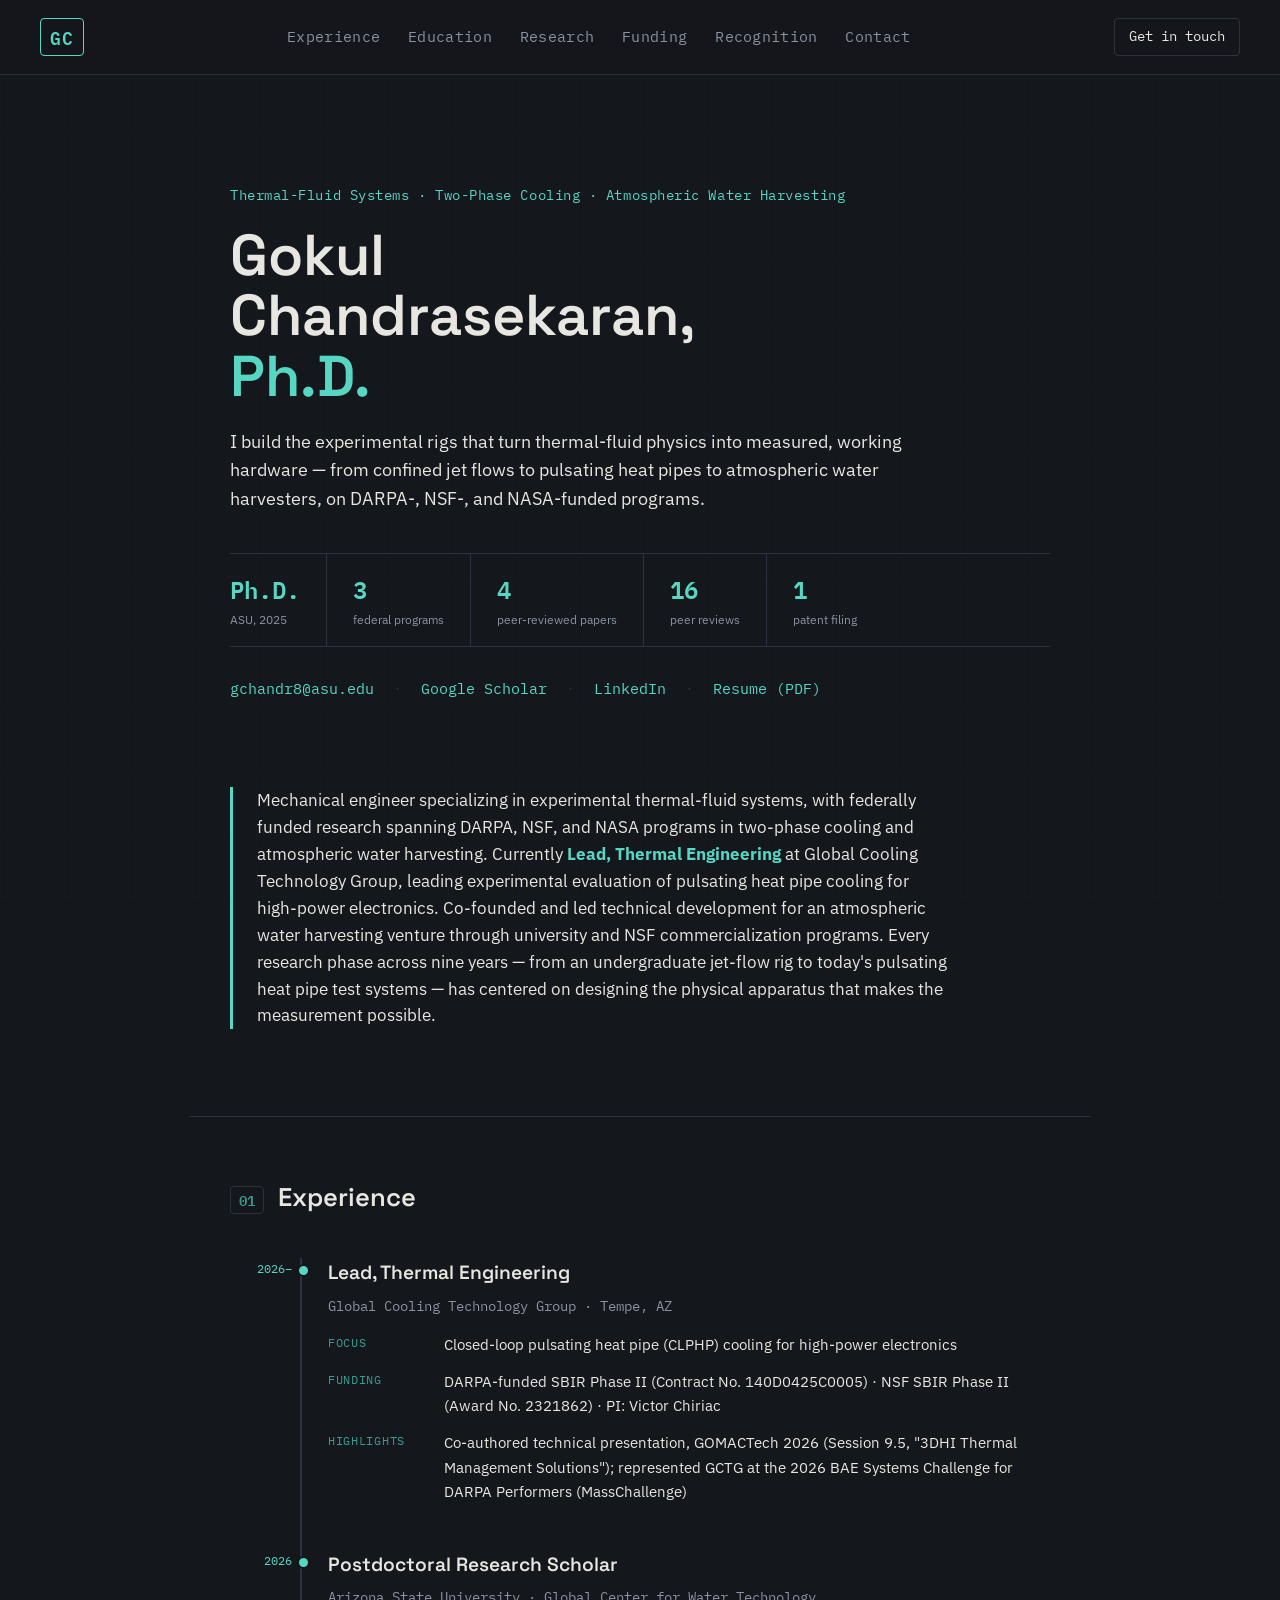
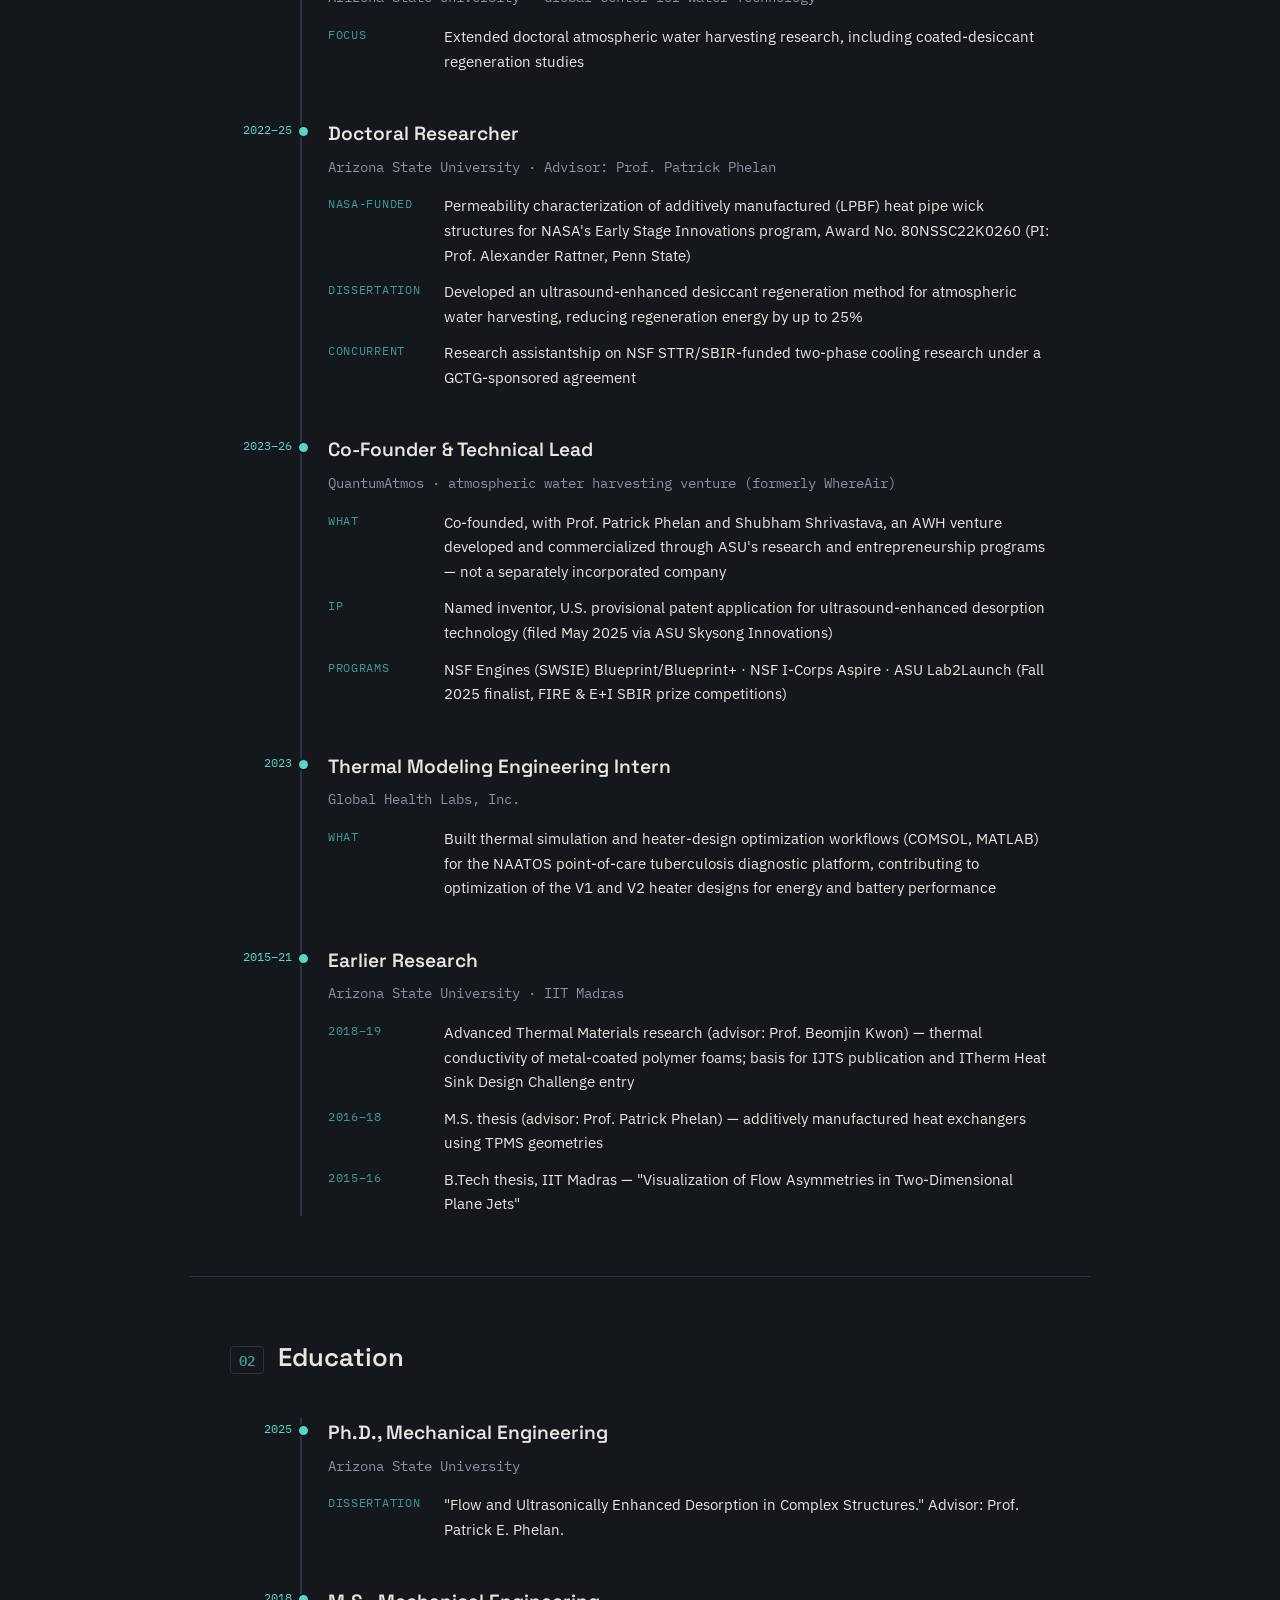
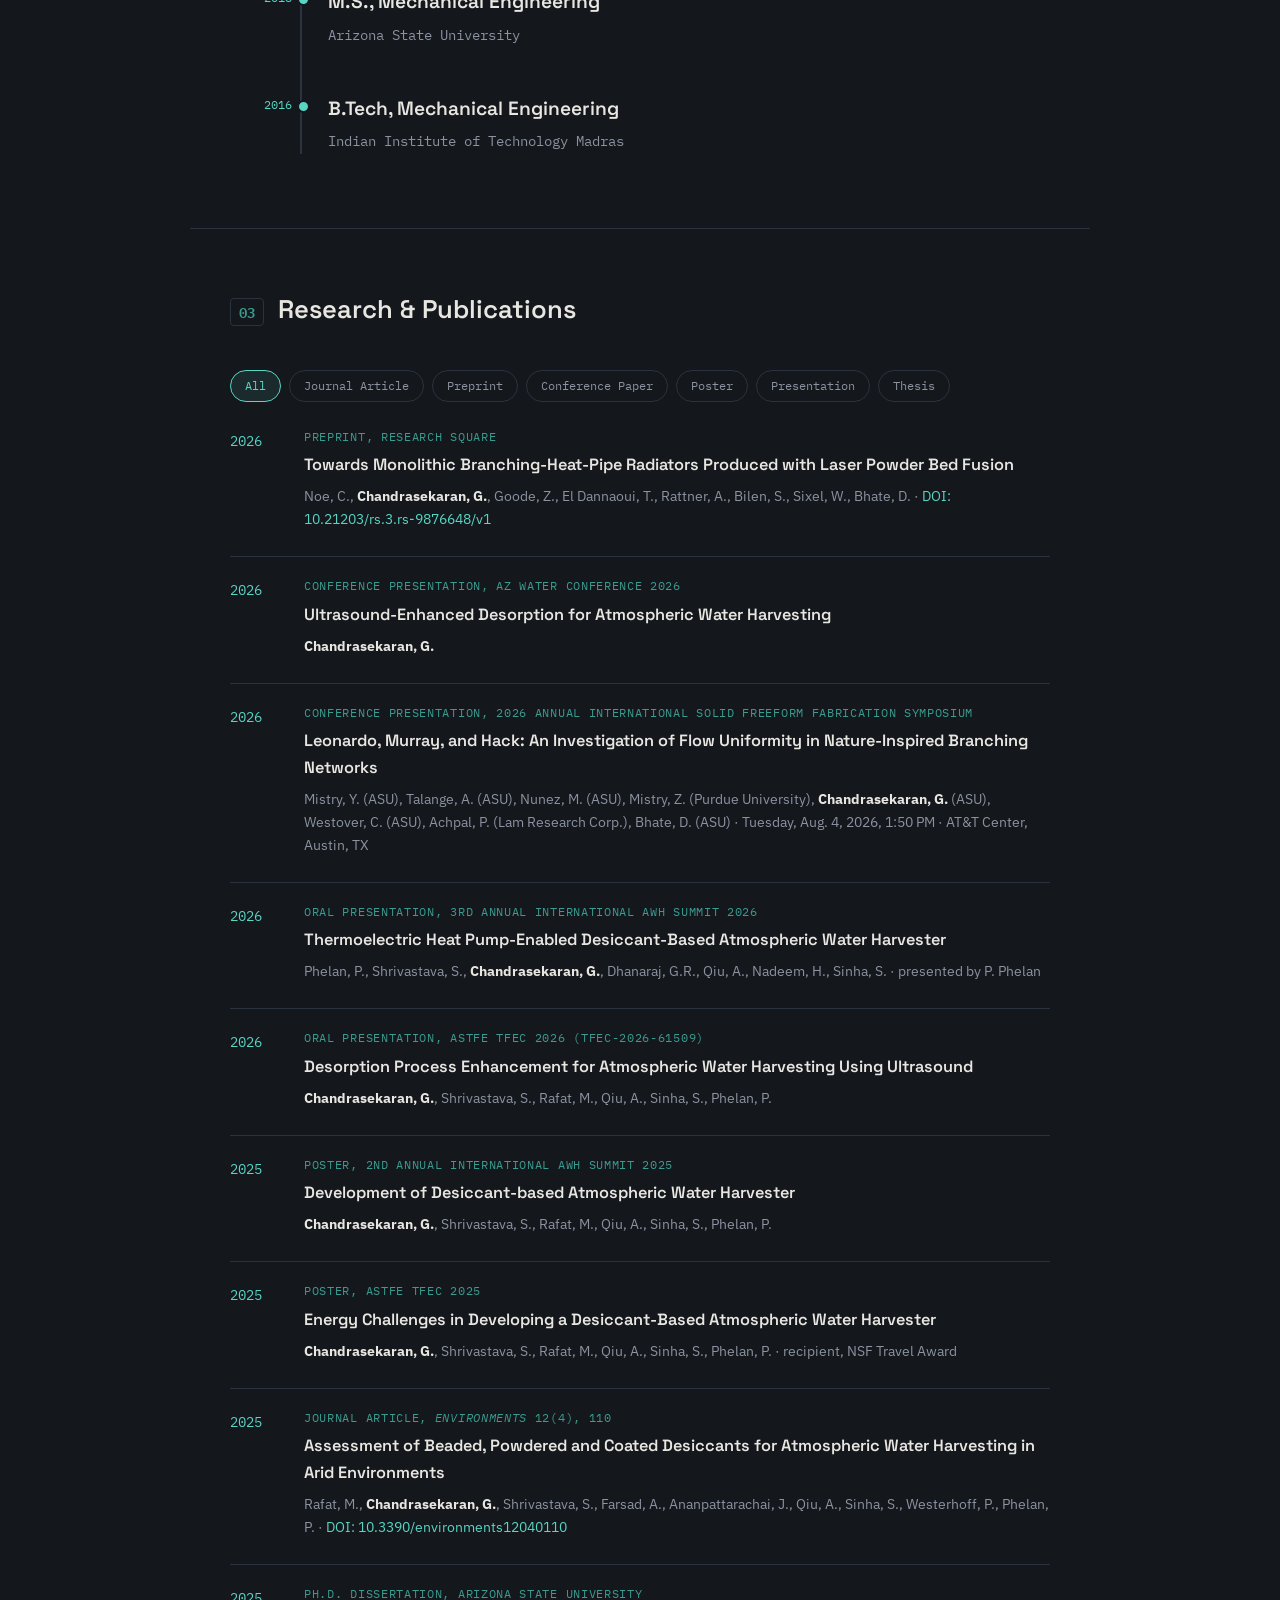
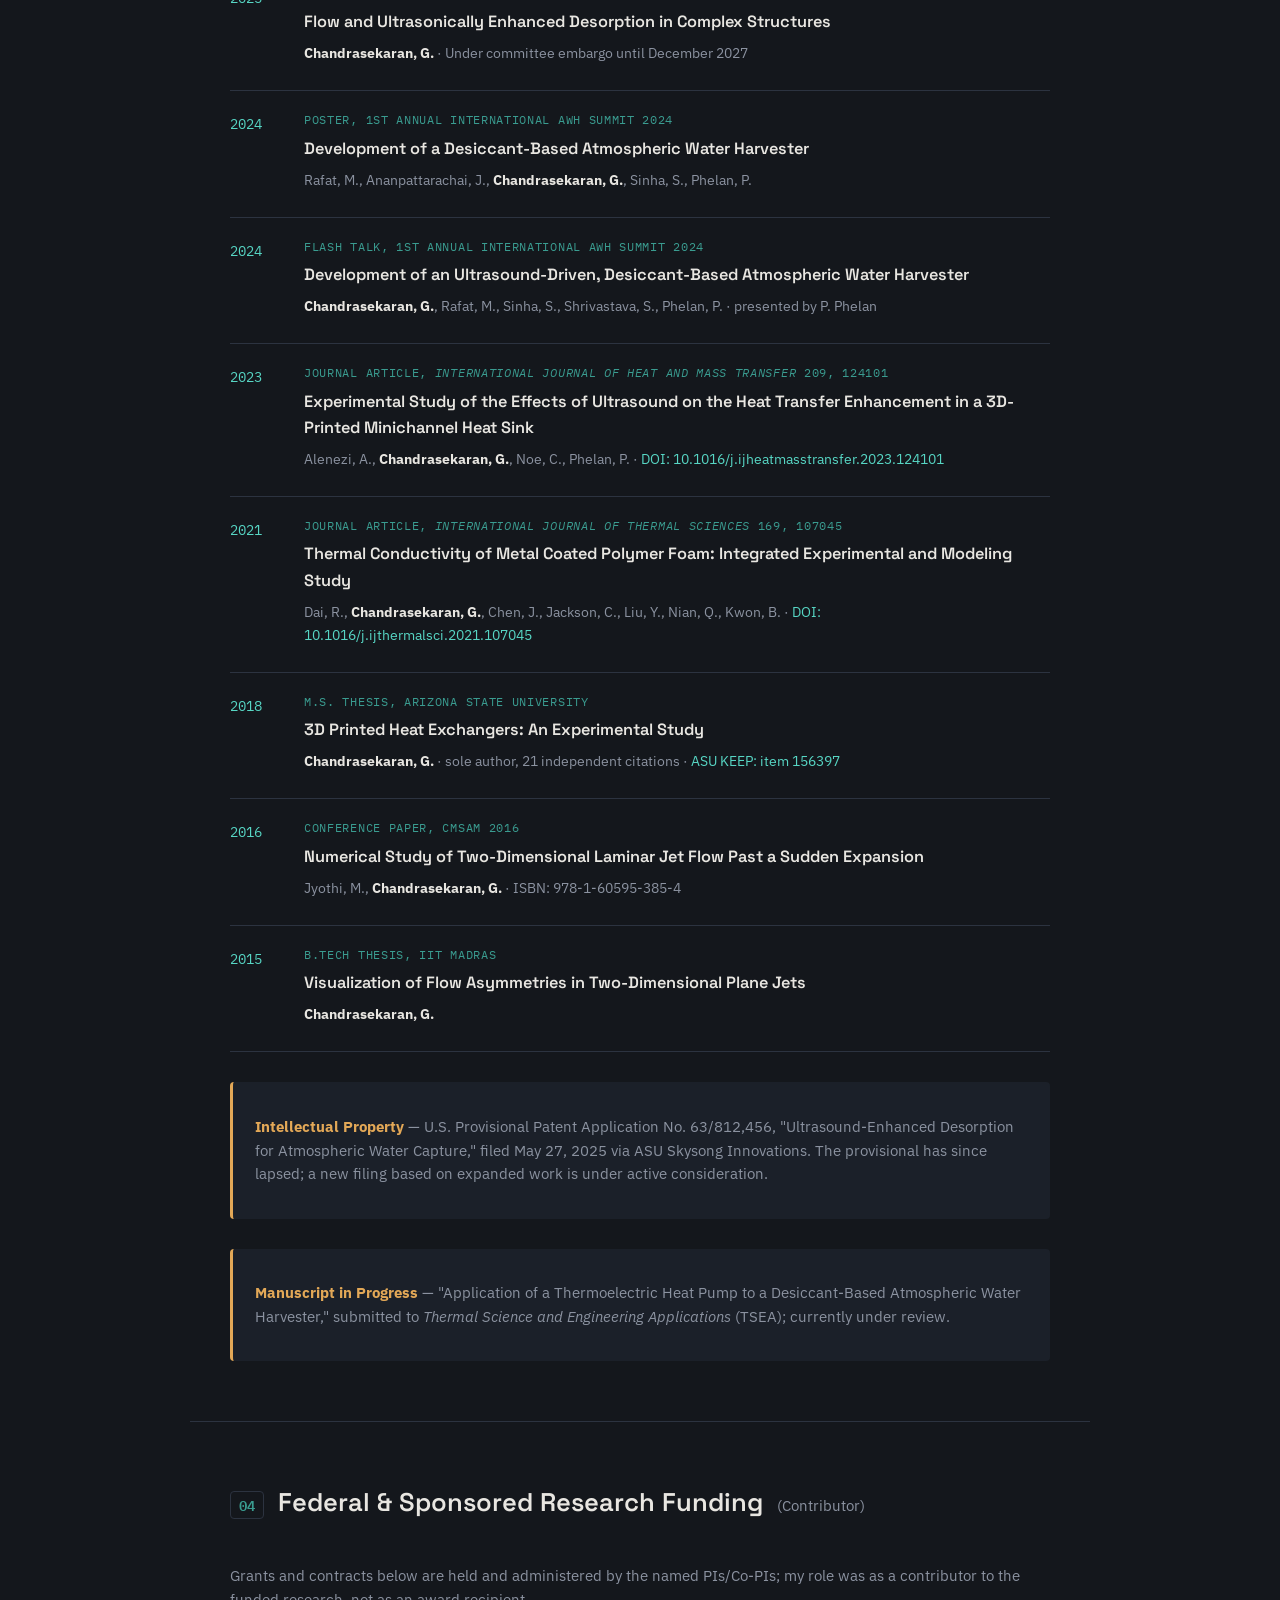
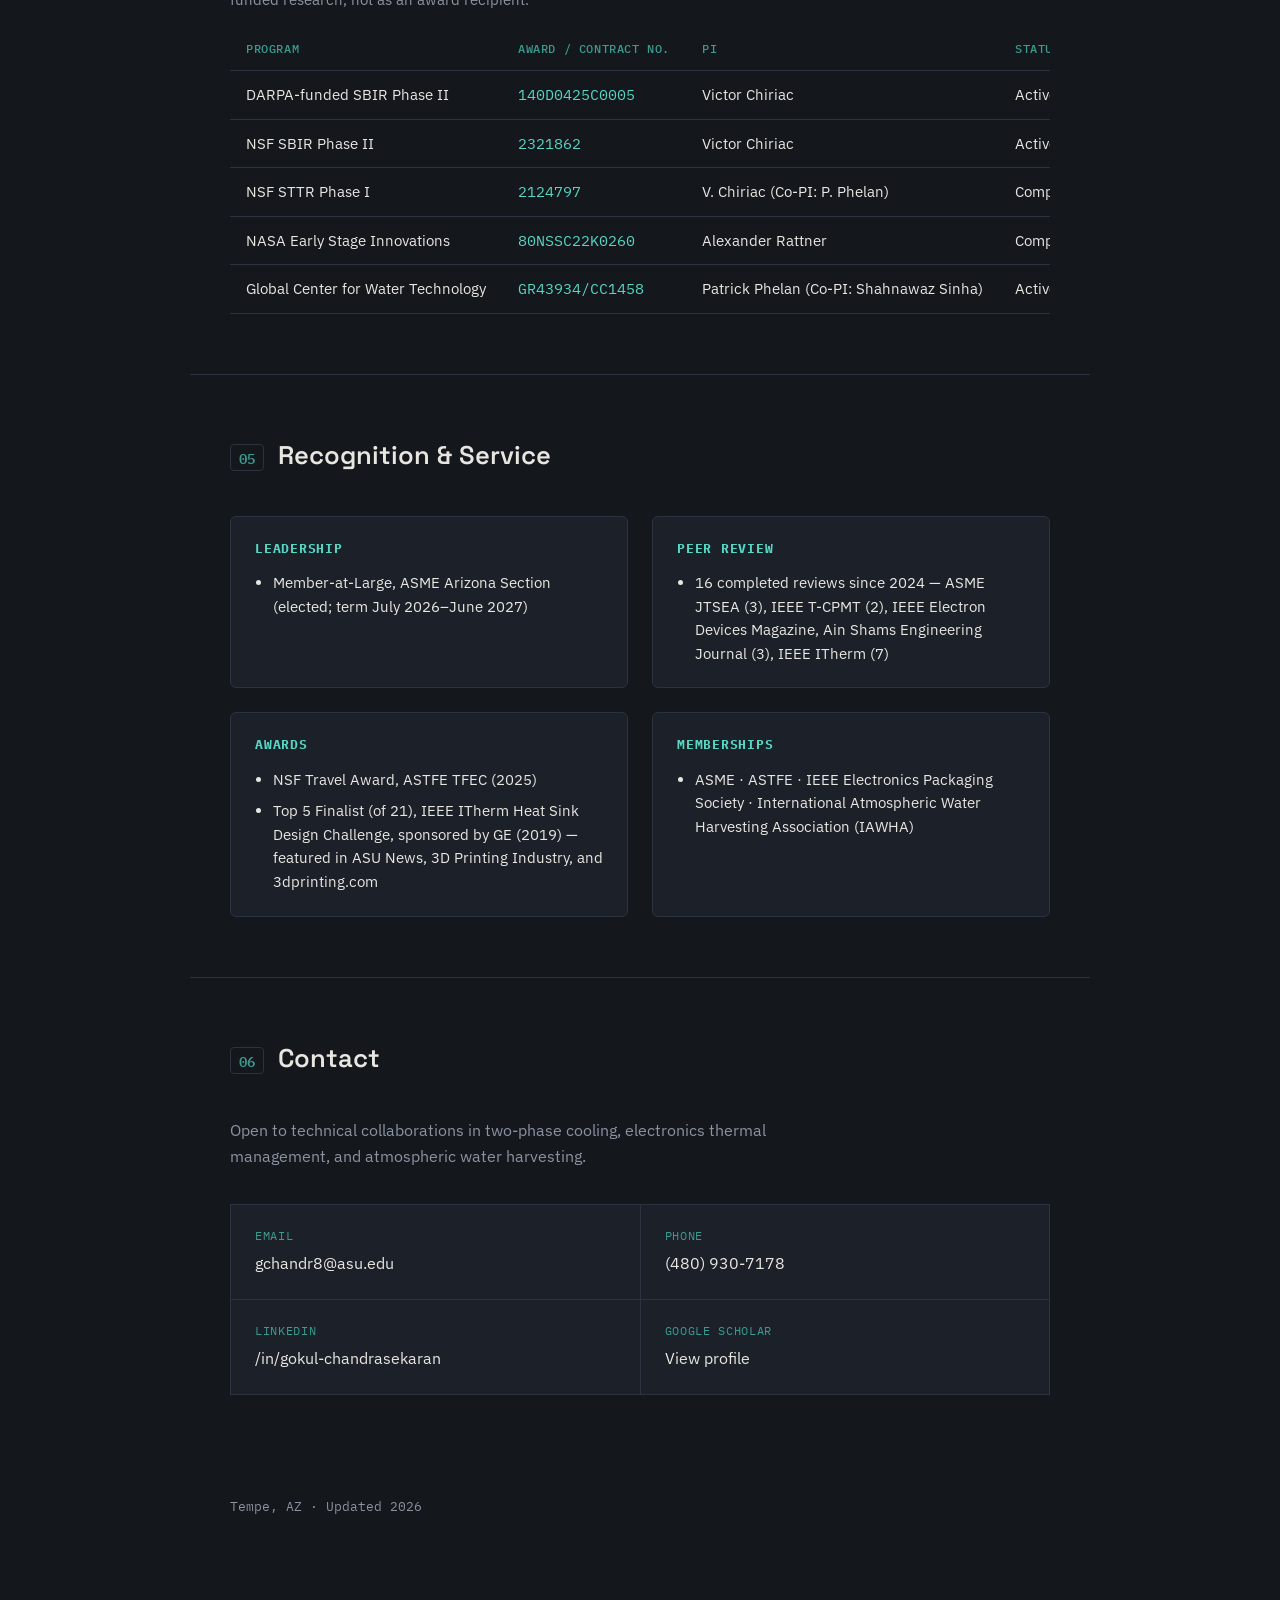
<file: index.html>
<!DOCTYPE html>
<html lang="en">
<head>
<meta charset="UTF-8">
<meta name="viewport" content="width=device-width, initial-scale=1.0">
<title>Gokul Chandrasekaran, Ph.D. — Thermal Systems Engineer</title>
<meta name="description" content="Gokul Chandrasekaran, Ph.D. — Thermal-fluid systems engineer specializing in two-phase cooling and atmospheric water harvesting. DARPA, NSF, and NASA-funded research.">
<link rel="preconnect" href="https://fonts.googleapis.com">
<link rel="preconnect" href="https://fonts.gstatic.com" crossorigin>
<link href="https://fonts.googleapis.com/css2?family=Space+Grotesk:wght@400;500;600;700&family=IBM+Plex+Sans:wght@400;500;600&family=IBM+Plex+Mono:wght@400;500;600&display=swap" rel="stylesheet">
<link rel="stylesheet" href="styles.css">
</head>
<body>

<div class="rail-bg" aria-hidden="true"></div>

<header class="topbar">
  <a class="brand" href="#top">GC</a>
  <nav class="topnav" aria-label="Primary">
    <a href="#experience">Experience</a>
    <a href="#education">Education</a>
    <a href="#research">Research</a>
    <a href="#funding">Funding</a>
    <a href="#recognition">Recognition</a>
    <a href="#contact">Contact</a>
  </nav>
  <a class="topbar-cta" href="#contact">Get in touch</a>
</header>

<main id="top">

  <!-- HERO -->
  <section class="hero">
    <p class="eyebrow">Thermal-Fluid Systems &middot; Two-Phase Cooling &middot; Atmospheric Water Harvesting</p>
    <h1>Gokul Chandrasekaran, <span>Ph.D.</span></h1>
    <p class="hero-lede">I build the experimental rigs that turn thermal-fluid physics into measured, working hardware — from confined jet flows to pulsating heat pipes to atmospheric water harvesters, on DARPA-, NSF-, and NASA-funded programs.</p>

    <div class="stat-strip">
      <div class="stat"><span class="stat-num">Ph.D.</span><span class="stat-label">ASU, 2025</span></div>
      <div class="stat"><span class="stat-num">3</span><span class="stat-label">federal programs</span></div>
      <div class="stat"><span class="stat-num">4</span><span class="stat-label">peer-reviewed papers</span></div>
      <div class="stat"><span class="stat-num">16</span><span class="stat-label">peer reviews</span></div>
      <div class="stat"><span class="stat-num">1</span><span class="stat-label">patent filing</span></div>
    </div>

    <div class="hero-links">
      <a href="mailto:gchandr8@asu.edu">gchandr8@asu.edu</a>
      <span class="dot">&middot;</span>
      <a href="https://scholar.google.com/citations?user=dBxdefsAAAAJ" target="_blank" rel="noopener">Google Scholar</a>
      <span class="dot">&middot;</span>
      <a href="https://www.linkedin.com/in/gokul-chandrasekaran" target="_blank" rel="noopener">LinkedIn</a>
      <span class="dot">&middot;</span>
      <a href="Resume_GC.pdf" id="resume-link" target="_blank" rel="noopener">Resume (PDF)</a>
    </div>
  </section>

  <!-- SUMMARY -->
  <section class="summary">
    <p>Mechanical engineer specializing in experimental thermal-fluid systems, with federally funded research spanning DARPA, NSF, and NASA programs in two-phase cooling and atmospheric water harvesting. Currently <strong>Lead, Thermal Engineering</strong> at Global Cooling Technology Group, leading experimental evaluation of pulsating heat pipe cooling for high-power electronics. Co-founded and led technical development for an atmospheric water harvesting venture through university and NSF commercialization programs. Every research phase across nine years &mdash; from an undergraduate jet-flow rig to today's pulsating heat pipe test systems &mdash; has centered on designing the physical apparatus that makes the measurement possible.</p>
  </section>

  <!-- EXPERIENCE -->
  <section id="experience" class="section">
    <h2><span class="sec-eyebrow">01</span> Experience</h2>

    <div class="timeline">

      <article class="entry">
        <div class="entry-mark"><span>2026&ndash;</span></div>
        <div class="entry-body">
          <div class="entry-head">
            <h3>Lead, Thermal Engineering</h3>
            <span class="entry-org">Global Cooling Technology Group &middot; Tempe, AZ</span>
          </div>
          <dl class="spec">
            <div><dt>Focus</dt><dd>Closed-loop pulsating heat pipe (CLPHP) cooling for high-power electronics</dd></div>
            <div><dt>Funding</dt><dd>DARPA-funded SBIR Phase II (Contract No. 140D0425C0005) &middot; NSF SBIR Phase II (Award No. 2321862) &middot; PI: Victor Chiriac</dd></div>
            <div><dt>Highlights</dt><dd>Co-authored technical presentation, GOMACTech 2026 (Session 9.5, "3DHI Thermal Management Solutions"); represented GCTG at the 2026 BAE Systems Challenge for DARPA Performers (MassChallenge)</dd></div>
          </dl>
        </div>
      </article>

      <article class="entry">
        <div class="entry-mark"><span>2026</span></div>
        <div class="entry-body">
          <div class="entry-head">
            <h3>Postdoctoral Research Scholar</h3>
            <span class="entry-org">Arizona State University &middot; Global Center for Water Technology</span>
          </div>
          <dl class="spec">
            <div><dt>Focus</dt><dd>Extended doctoral atmospheric water harvesting research, including coated-desiccant regeneration studies</dd></div>
          </dl>
        </div>
      </article>

      <article class="entry">
        <div class="entry-mark"><span>2022&ndash;25</span></div>
        <div class="entry-body">
          <div class="entry-head">
            <h3>Doctoral Researcher</h3>
            <span class="entry-org">Arizona State University &middot; Advisor: Prof. Patrick Phelan</span>
          </div>
          <dl class="spec">
            <div><dt>NASA-funded</dt><dd>Permeability characterization of additively manufactured (LPBF) heat pipe wick structures for NASA's Early Stage Innovations program, Award No. 80NSSC22K0260 (PI: Prof. Alexander Rattner, Penn State)</dd></div>
            <div><dt>Dissertation</dt><dd>Developed an ultrasound-enhanced desiccant regeneration method for atmospheric water harvesting, reducing regeneration energy by up to 25%</dd></div>
            <div><dt>Concurrent</dt><dd>Research assistantship on NSF STTR/SBIR-funded two-phase cooling research under a GCTG-sponsored agreement</dd></div>
          </dl>
        </div>
      </article>

      <article class="entry">
        <div class="entry-mark"><span>2023&ndash;26</span></div>
        <div class="entry-body">
          <div class="entry-head">
            <h3>Co-Founder &amp; Technical Lead</h3>
            <span class="entry-org">QuantumAtmos &middot; atmospheric water harvesting venture (formerly WhereAir)</span>
          </div>
          <dl class="spec">
            <div><dt>What</dt><dd>Co-founded, with Prof. Patrick Phelan and Shubham Shrivastava, an AWH venture developed and commercialized through ASU's research and entrepreneurship programs &mdash; not a separately incorporated company</dd></div>
            <div><dt>IP</dt><dd>Named inventor, U.S. provisional patent application for ultrasound-enhanced desorption technology (filed May 2025 via ASU Skysong Innovations)</dd></div>
            <div><dt>Programs</dt><dd>NSF Engines (SWSIE) Blueprint/Blueprint+ &middot; NSF I-Corps Aspire &middot; ASU Lab2Launch (Fall 2025 finalist, FIRE &amp; E+I SBIR prize competitions)</dd></div>
          </dl>
        </div>
      </article>

      <article class="entry">
        <div class="entry-mark"><span>2023</span></div>
        <div class="entry-body">
          <div class="entry-head">
            <h3>Thermal Modeling Engineering Intern</h3>
            <span class="entry-org">Global Health Labs, Inc.</span>
          </div>
          <dl class="spec">
            <div><dt>What</dt><dd>Built thermal simulation and heater-design optimization workflows (COMSOL, MATLAB) for the NAATOS point-of-care tuberculosis diagnostic platform, contributing to optimization of the V1 and V2 heater designs for energy and battery performance</dd></div>
          </dl>
        </div>
      </article>

      <article class="entry">
        <div class="entry-mark"><span>2015&ndash;21</span></div>
        <div class="entry-body">
          <div class="entry-head">
            <h3>Earlier Research</h3>
            <span class="entry-org">Arizona State University &middot; IIT Madras</span>
          </div>
          <dl class="spec">
            <div><dt>2018&ndash;19</dt><dd>Advanced Thermal Materials research (advisor: Prof. Beomjin Kwon) &mdash; thermal conductivity of metal-coated polymer foams; basis for IJTS publication and ITherm Heat Sink Design Challenge entry</dd></div>
            <div><dt>2016&ndash;18</dt><dd>M.S. thesis (advisor: Prof. Patrick Phelan) &mdash; additively manufactured heat exchangers using TPMS geometries</dd></div>
            <div><dt>2015&ndash;16</dt><dd>B.Tech thesis, IIT Madras &mdash; "Visualization of Flow Asymmetries in Two-Dimensional Plane Jets"</dd></div>
          </dl>
        </div>
      </article>

    </div>
  </section>

  <!-- EDUCATION -->
  <section id="education" class="section">
    <h2><span class="sec-eyebrow">02</span> Education</h2>

    <div class="timeline">

      <article class="entry">
        <div class="entry-mark"><span>2025</span></div>
        <div class="entry-body">
          <div class="entry-head">
            <h3>Ph.D., Mechanical Engineering</h3>
            <span class="entry-org">Arizona State University</span>
          </div>
          <dl class="spec">
            <div><dt>Dissertation</dt><dd>"Flow and Ultrasonically Enhanced Desorption in Complex Structures." Advisor: Prof. Patrick E. Phelan.</dd></div>
          </dl>
        </div>
      </article>

      <article class="entry">
        <div class="entry-mark"><span>2018</span></div>
        <div class="entry-body">
          <div class="entry-head">
            <h3>M.S., Mechanical Engineering</h3>
            <span class="entry-org">Arizona State University</span>
          </div>
        </div>
      </article>

      <article class="entry">
        <div class="entry-mark"><span>2016</span></div>
        <div class="entry-body">
          <div class="entry-head">
            <h3>B.Tech, Mechanical Engineering</h3>
            <span class="entry-org">Indian Institute of Technology Madras</span>
          </div>
        </div>
      </article>

    </div>
  </section>

  <!-- RESEARCH & PUBLICATIONS -->
  <section id="research" class="section">
    <h2><span class="sec-eyebrow">03</span> Research &amp; Publications</h2>

    <div class="pub-filter" role="group" aria-label="Filter publications by type">
      <button type="button" class="pub-filter-btn is-active" data-filter="all">All</button>
      <button type="button" class="pub-filter-btn" data-filter="journal">Journal Article</button>
      <button type="button" class="pub-filter-btn" data-filter="preprint">Preprint</button>
      <button type="button" class="pub-filter-btn" data-filter="proceedings">Conference Paper</button>
      <button type="button" class="pub-filter-btn" data-filter="poster">Poster</button>
      <button type="button" class="pub-filter-btn" data-filter="presentation">Presentation</button>
      <button type="button" class="pub-filter-btn" data-filter="thesis">Thesis</button>
    </div>

    <ul class="pub-list">
      <li data-type="preprint">
        <div class="pub-main">
          <span class="pub-year">2026</span>
          <div>
            <p class="pub-type">Preprint, Research Square</p>
            <p class="pub-title">Towards Monolithic Branching-Heat-Pipe Radiators Produced with Laser Powder Bed Fusion</p>
            <p class="pub-meta">Noe, C., <strong>Chandrasekaran, G.</strong>, Goode, Z., El Dannaoui, T., Rattner, A., Bilen, S., Sixel, W., Bhate, D. &middot; <a href="https://doi.org/10.21203/rs.3.rs-9876648/v1" target="_blank" rel="noopener">DOI: 10.21203/rs.3.rs-9876648/v1</a></p>
          </div>
        </div>
      </li>
      <li data-type="presentation">
        <div class="pub-main">
          <span class="pub-year">2026</span>
          <div>
            <p class="pub-type">Conference Presentation, AZ Water Conference 2026</p>
            <p class="pub-title">Ultrasound-Enhanced Desorption for Atmospheric Water Harvesting</p>
            <p class="pub-meta"><strong>Chandrasekaran, G.</strong></p>
          </div>
        </div>
      </li>
      <li data-type="presentation">
        <div class="pub-main">
          <span class="pub-year">2026</span>
          <div>
            <p class="pub-type">Conference Presentation, 2026 Annual International Solid Freeform Fabrication Symposium</p>
            <p class="pub-title">Leonardo, Murray, and Hack: An Investigation of Flow Uniformity in Nature-Inspired Branching Networks</p>
            <p class="pub-meta">Mistry, Y. (ASU), Talange, A. (ASU), Nunez, M. (ASU), Mistry, Z. (Purdue University), <strong>Chandrasekaran, G.</strong> (ASU), Westover, C. (ASU), Achpal, P. (Lam Research Corp.), Bhate, D. (ASU) &middot; Tuesday, Aug. 4, 2026, 1:50 PM &middot; AT&amp;T Center, Austin, TX</p>
          </div>
        </div>
      </li>
      <li data-type="presentation">
        <div class="pub-main">
          <span class="pub-year">2026</span>
          <div>
            <p class="pub-type">Oral Presentation, 3rd Annual International AWH Summit 2026</p>
            <p class="pub-title">Thermoelectric Heat Pump-Enabled Desiccant-Based Atmospheric Water Harvester</p>
            <p class="pub-meta">Phelan, P., Shrivastava, S., <strong>Chandrasekaran, G.</strong>, Dhanaraj, G.R., Qiu, A., Nadeem, H., Sinha, S. &middot; presented by P. Phelan</p>
          </div>
        </div>
      </li>
      <li data-type="presentation">
        <div class="pub-main">
          <span class="pub-year">2026</span>
          <div>
            <p class="pub-type">Oral Presentation, ASTFE TFEC 2026 (TFEC-2026-61509)</p>
            <p class="pub-title">Desorption Process Enhancement for Atmospheric Water Harvesting Using Ultrasound</p>
            <p class="pub-meta"><strong>Chandrasekaran, G.</strong>, Shrivastava, S., Rafat, M., Qiu, A., Sinha, S., Phelan, P.</p>
          </div>
        </div>
      </li>
      <li data-type="poster">
        <div class="pub-main">
          <span class="pub-year">2025</span>
          <div>
            <p class="pub-type">Poster, 2nd Annual International AWH Summit 2025</p>
            <p class="pub-title">Development of Desiccant-based Atmospheric Water Harvester</p>
            <p class="pub-meta"><strong>Chandrasekaran, G.</strong>, Shrivastava, S., Rafat, M., Qiu, A., Sinha, S., Phelan, P.</p>
          </div>
        </div>
      </li>
      <li data-type="poster">
        <div class="pub-main">
          <span class="pub-year">2025</span>
          <div>
            <p class="pub-type">Poster, ASTFE TFEC 2025</p>
            <p class="pub-title">Energy Challenges in Developing a Desiccant-Based Atmospheric Water Harvester</p>
            <p class="pub-meta"><strong>Chandrasekaran, G.</strong>, Shrivastava, S., Rafat, M., Qiu, A., Sinha, S., Phelan, P. &middot; recipient, NSF Travel Award</p>
          </div>
        </div>
      </li>
      <li data-type="journal">
        <div class="pub-main">
          <span class="pub-year">2025</span>
          <div>
            <p class="pub-type">Journal Article, <em>Environments</em> 12(4), 110</p>
            <p class="pub-title">Assessment of Beaded, Powdered and Coated Desiccants for Atmospheric Water Harvesting in Arid Environments</p>
            <p class="pub-meta">Rafat, M., <strong>Chandrasekaran, G.</strong>, Shrivastava, S., Farsad, A., Ananpattarachai, J., Qiu, A., Sinha, S., Westerhoff, P., Phelan, P. &middot; <a href="https://doi.org/10.3390/environments12040110" target="_blank" rel="noopener">DOI: 10.3390/environments12040110</a></p>
          </div>
        </div>
      </li>
      <li data-type="thesis">
        <div class="pub-main">
          <span class="pub-year">2025</span>
          <div>
            <p class="pub-type">Ph.D. Dissertation, Arizona State University</p>
            <p class="pub-title">Flow and Ultrasonically Enhanced Desorption in Complex Structures</p>
            <p class="pub-meta"><strong>Chandrasekaran, G.</strong> &middot; Under committee embargo until December 2027</p>
          </div>
        </div>
      </li>
      <li data-type="poster">
        <div class="pub-main">
          <span class="pub-year">2024</span>
          <div>
            <p class="pub-type">Poster, 1st Annual International AWH Summit 2024</p>
            <p class="pub-title">Development of a Desiccant-Based Atmospheric Water Harvester</p>
            <p class="pub-meta">Rafat, M., Ananpattarachai, J., <strong>Chandrasekaran, G.</strong>, Sinha, S., Phelan, P.</p>
          </div>
        </div>
      </li>
      <li data-type="presentation">
        <div class="pub-main">
          <span class="pub-year">2024</span>
          <div>
            <p class="pub-type">Flash Talk, 1st Annual International AWH Summit 2024</p>
            <p class="pub-title">Development of an Ultrasound-Driven, Desiccant-Based Atmospheric Water Harvester</p>
            <p class="pub-meta"><strong>Chandrasekaran, G.</strong>, Rafat, M., Sinha, S., Shrivastava, S., Phelan, P. &middot; presented by P. Phelan</p>
          </div>
        </div>
      </li>
      <li data-type="journal">
        <div class="pub-main">
          <span class="pub-year">2023</span>
          <div>
            <p class="pub-type">Journal Article, <em>International Journal of Heat and Mass Transfer</em> 209, 124101</p>
            <p class="pub-title">Experimental Study of the Effects of Ultrasound on the Heat Transfer Enhancement in a 3D-Printed Minichannel Heat Sink</p>
            <p class="pub-meta">Alenezi, A., <strong>Chandrasekaran, G.</strong>, Noe, C., Phelan, P. &middot; <a href="https://doi.org/10.1016/j.ijheatmasstransfer.2023.124101" target="_blank" rel="noopener">DOI: 10.1016/j.ijheatmasstransfer.2023.124101</a></p>
          </div>
        </div>
      </li>
      <li data-type="journal">
        <div class="pub-main">
          <span class="pub-year">2021</span>
          <div>
            <p class="pub-type">Journal Article, <em>International Journal of Thermal Sciences</em> 169, 107045</p>
            <p class="pub-title">Thermal Conductivity of Metal Coated Polymer Foam: Integrated Experimental and Modeling Study</p>
            <p class="pub-meta">Dai, R., <strong>Chandrasekaran, G.</strong>, Chen, J., Jackson, C., Liu, Y., Nian, Q., Kwon, B. &middot; <a href="https://doi.org/10.1016/j.ijthermalsci.2021.107045" target="_blank" rel="noopener">DOI: 10.1016/j.ijthermalsci.2021.107045</a></p>
          </div>
        </div>
      </li>
      <li data-type="thesis">
        <div class="pub-main">
          <span class="pub-year">2018</span>
          <div>
            <p class="pub-type">M.S. Thesis, Arizona State University</p>
            <p class="pub-title">3D Printed Heat Exchangers: An Experimental Study</p>
            <p class="pub-meta"><strong>Chandrasekaran, G.</strong> &middot; sole author, 21 independent citations &middot; <a href="https://keep.lib.asu.edu/items/156397" target="_blank" rel="noopener">ASU KEEP: item 156397</a></p>
          </div>
        </div>
      </li>
      <li data-type="proceedings">
        <div class="pub-main">
          <span class="pub-year">2016</span>
          <div>
            <p class="pub-type">Conference Paper, CMSAM 2016</p>
            <p class="pub-title">Numerical Study of Two-Dimensional Laminar Jet Flow Past a Sudden Expansion</p>
            <p class="pub-meta">Jyothi, M., <strong>Chandrasekaran, G.</strong> &middot; ISBN: 978-1-60595-385-4</p>
          </div>
        </div>
      </li>
      <li data-type="thesis">
        <div class="pub-main">
          <span class="pub-year">2015</span>
          <div>
            <p class="pub-type">B.Tech Thesis, IIT Madras</p>
            <p class="pub-title">Visualization of Flow Asymmetries in Two-Dimensional Plane Jets</p>
            <p class="pub-meta"><strong>Chandrasekaran, G.</strong></p>
          </div>
        </div>
      </li>
    </ul>
    <p class="pub-empty" hidden>No entries match this filter.</p>

    <div class="ip-note">
      <p><strong>Intellectual Property</strong> &mdash; U.S. Provisional Patent Application No. 63/812,456, "Ultrasound-Enhanced Desorption for Atmospheric Water Capture," filed May 27, 2025 via ASU Skysong Innovations. The provisional has since lapsed; a new filing based on expanded work is under active consideration.</p>
    </div>

    <div class="ip-note">
      <p><strong>Manuscript in Progress</strong> &mdash; "Application of a Thermoelectric Heat Pump to a Desiccant-Based Atmospheric Water Harvester," submitted to <em>Thermal Science and Engineering Applications</em> (TSEA); currently under review.</p>
    </div>
  </section>

  <!-- FUNDING -->
  <section id="funding" class="section">
    <h2><span class="sec-eyebrow">04</span> Federal &amp; Sponsored Research Funding <span class="sec-note">(Contributor)</span></h2>
    <p class="sec-note">Grants and contracts below are held and administered by the named PIs/Co-PIs; my role was as a contributor to the funded research, not as an award recipient.</p>

    <div class="table-wrap">
      <table class="funding-table">
        <thead>
          <tr><th>Program</th><th>Award / Contract No.</th><th>PI</th><th>Status</th></tr>
        </thead>
        <tbody>
          <tr><td>DARPA-funded SBIR Phase II</td><td>140D0425C0005</td><td>Victor Chiriac</td><td>Active</td></tr>
          <tr><td>NSF SBIR Phase II</td><td>2321862</td><td>Victor Chiriac</td><td>Active thru 03/2027</td></tr>
          <tr><td>NSF STTR Phase I</td><td>2124797</td><td>V. Chiriac (Co-PI: P. Phelan)</td><td>Completed</td></tr>
          <tr><td>NASA Early Stage Innovations</td><td>80NSSC22K0260</td><td>Alexander Rattner</td><td>Completed 2025</td></tr>
          <tr><td>Global Center for Water Technology</td><td>GR43934/CC1458</td><td>Patrick Phelan (Co-PI: Shahnawaz Sinha)</td><td>Active</td></tr>
        </tbody>
      </table>
    </div>
  </section>

  <!-- RECOGNITION -->
  <section id="recognition" class="section">
    <h2><span class="sec-eyebrow">05</span> Recognition &amp; Service</h2>

    <div class="rec-grid">
      <div class="rec-card">
        <h3>Leadership</h3>
        <ul>
          <li>Member-at-Large, ASME Arizona Section (elected; term July 2026&ndash;June 2027)</li>
        </ul>
      </div>
      <div class="rec-card">
        <h3>Peer Review</h3>
        <ul>
          <li>16 completed reviews since 2024 &mdash; ASME JTSEA (3), IEEE T-CPMT (2), IEEE Electron Devices Magazine, Ain Shams Engineering Journal (3), IEEE ITherm (7)</li>
        </ul>
      </div>
      <div class="rec-card">
        <h3>Awards</h3>
        <ul>
          <li>NSF Travel Award, ASTFE TFEC (2025)</li>
          <li>Top 5 Finalist (of 21), IEEE ITherm Heat Sink Design Challenge, sponsored by GE (2019) &mdash; featured in ASU News, 3D Printing Industry, and 3dprinting.com</li>
        </ul>
      </div>
      <div class="rec-card">
        <h3>Memberships</h3>
        <ul>
          <li>ASME &middot; ASTFE &middot; IEEE Electronics Packaging Society &middot; International Atmospheric Water Harvesting Association (IAWHA)</li>
        </ul>
      </div>
    </div>
  </section>

  <!-- CONTACT -->
  <section id="contact" class="section contact-section">
    <h2><span class="sec-eyebrow">06</span> Contact</h2>
    <p class="contact-lede">Open to technical collaborations in two-phase cooling, electronics thermal management, and atmospheric water harvesting.</p>
    <div class="contact-grid">
      <a href="mailto:gchandr8@asu.edu" class="contact-item">
        <span class="contact-label">Email</span>
        <span class="contact-value">gchandr8@asu.edu</span>
      </a>
      <a href="tel:+14809307178" class="contact-item">
        <span class="contact-label">Phone</span>
        <span class="contact-value">(480) 930-7178</span>
      </a>
      <a href="https://www.linkedin.com/in/gokul-chandrasekaran" target="_blank" rel="noopener" class="contact-item">
        <span class="contact-label">LinkedIn</span>
        <span class="contact-value">/in/gokul-chandrasekaran</span>
      </a>
      <a href="https://scholar.google.com/citations?user=dBxdefsAAAAJ" target="_blank" rel="noopener" class="contact-item">
        <span class="contact-label">Google Scholar</span>
        <span class="contact-value">View profile</span>
      </a>
    </div>
  </section>

</main>

<footer class="site-footer">
  <p>Tempe, AZ &middot; Updated 2026</p>
</footer>

<script>
  (function () {
    var buttons = document.querySelectorAll('.pub-filter-btn');
    var items = document.querySelectorAll('.pub-list > li');
    var empty = document.querySelector('.pub-empty');

    buttons.forEach(function (btn) {
      btn.addEventListener('click', function () {
        buttons.forEach(function (b) { b.classList.remove('is-active'); });
        btn.classList.add('is-active');

        var filter = btn.getAttribute('data-filter');
        var visibleCount = 0;
        items.forEach(function (li) {
          var match = filter === 'all' || li.getAttribute('data-type') === filter;
          li.hidden = !match;
          if (match) visibleCount++;
        });
        if (empty) empty.hidden = visibleCount !== 0;
      });
    });
  })();
</script>

</body>
</html>
</file>
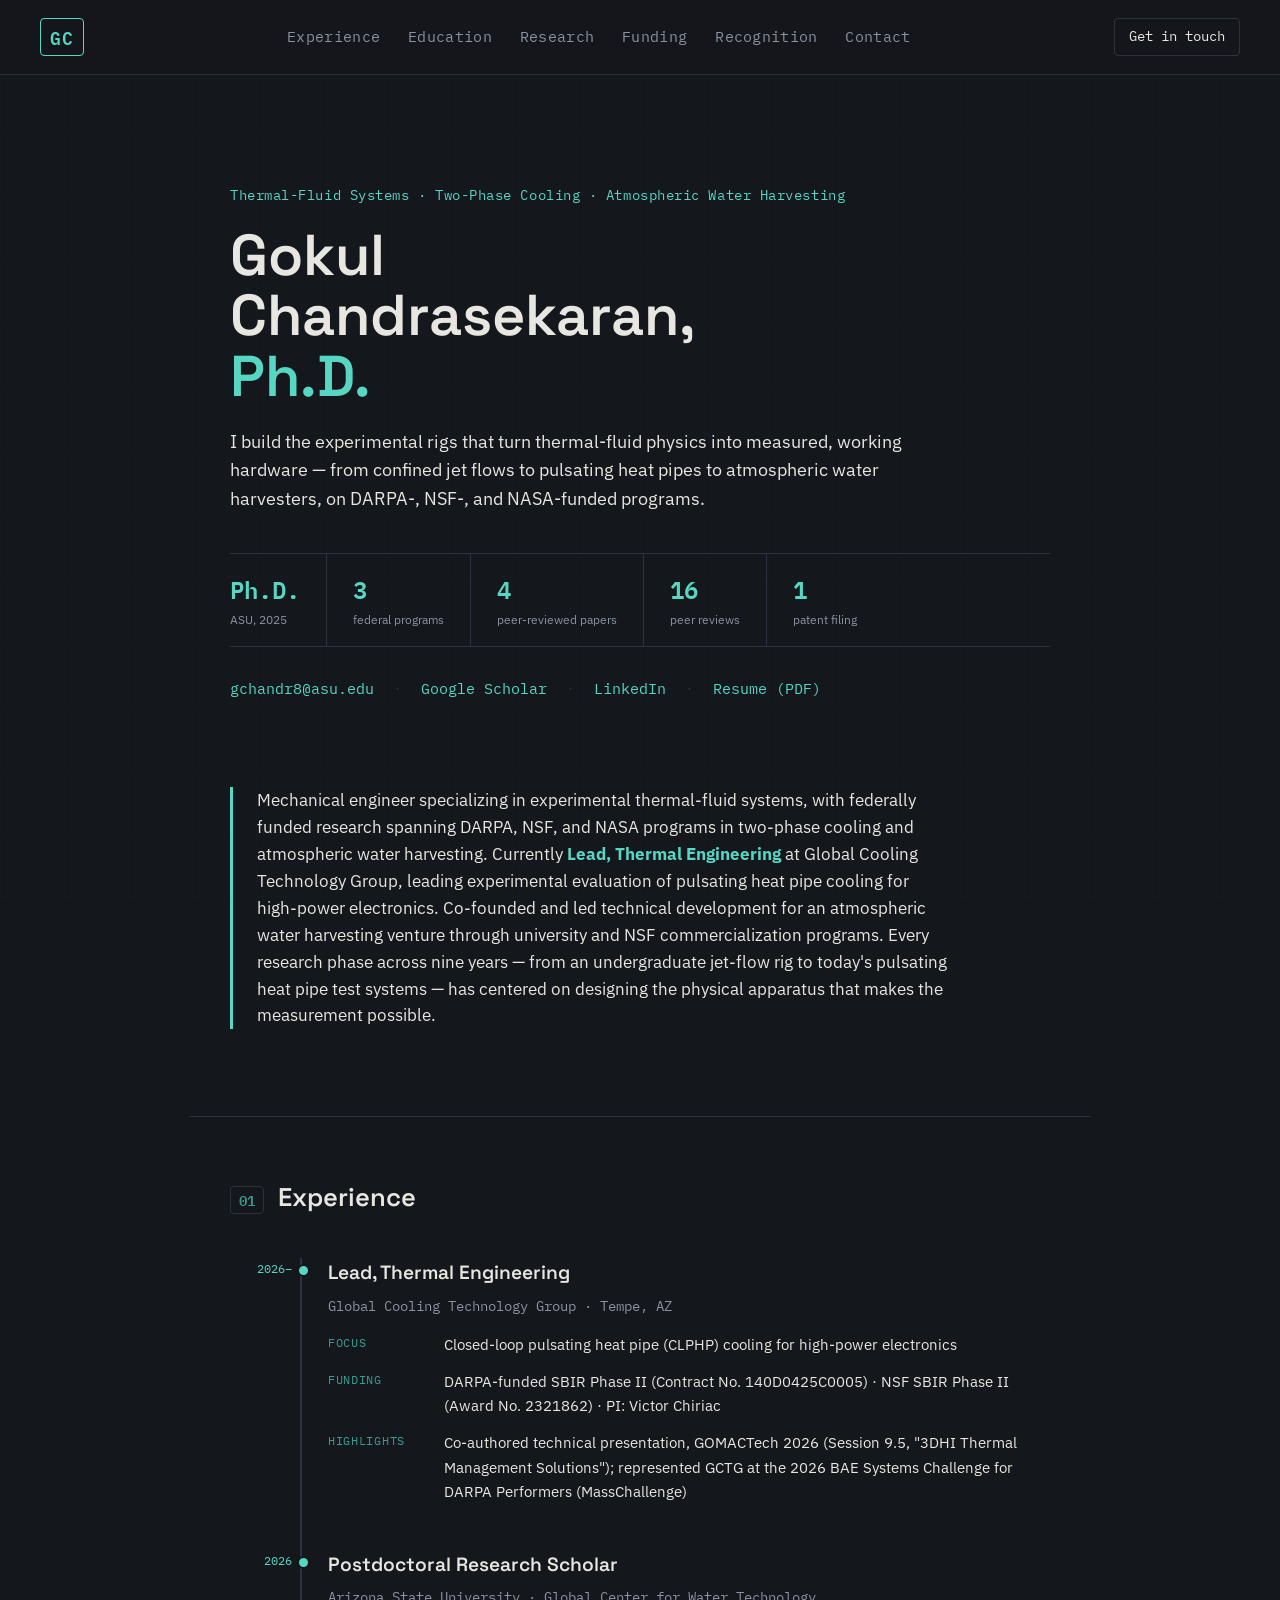
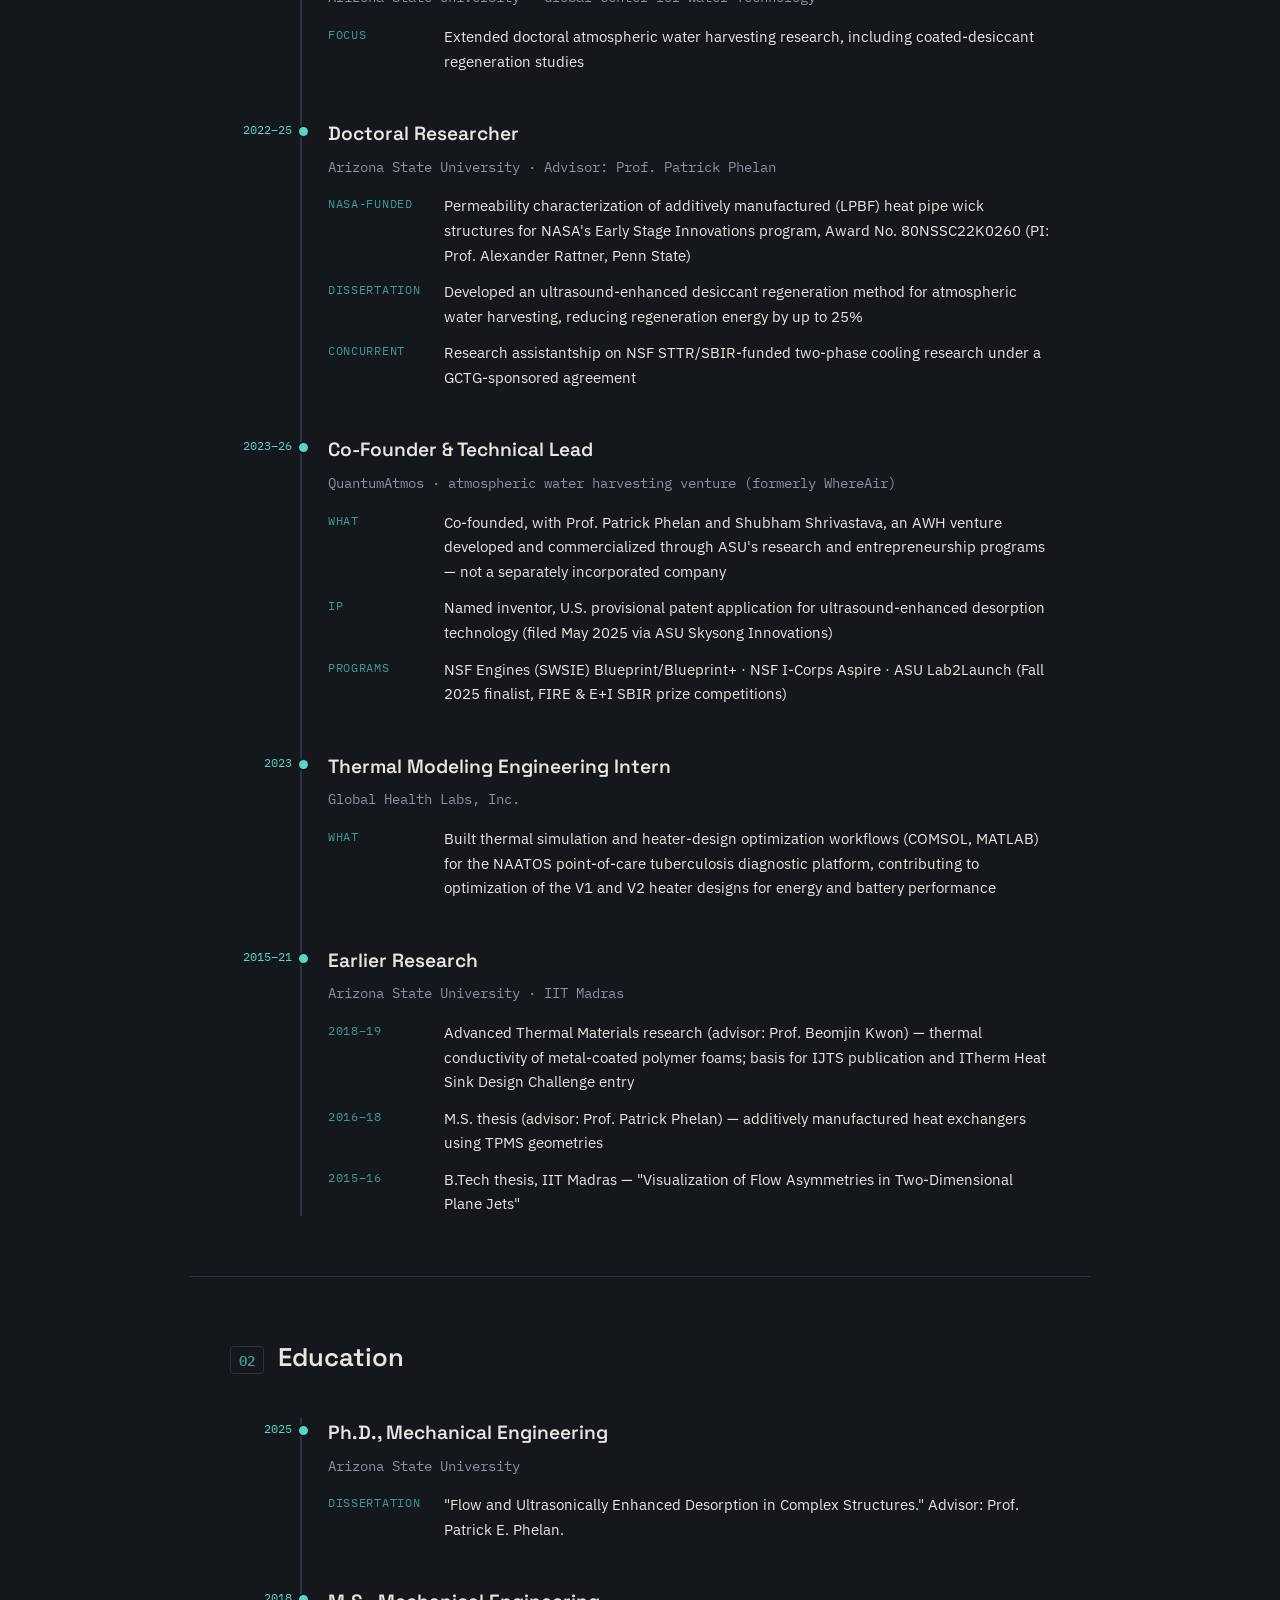
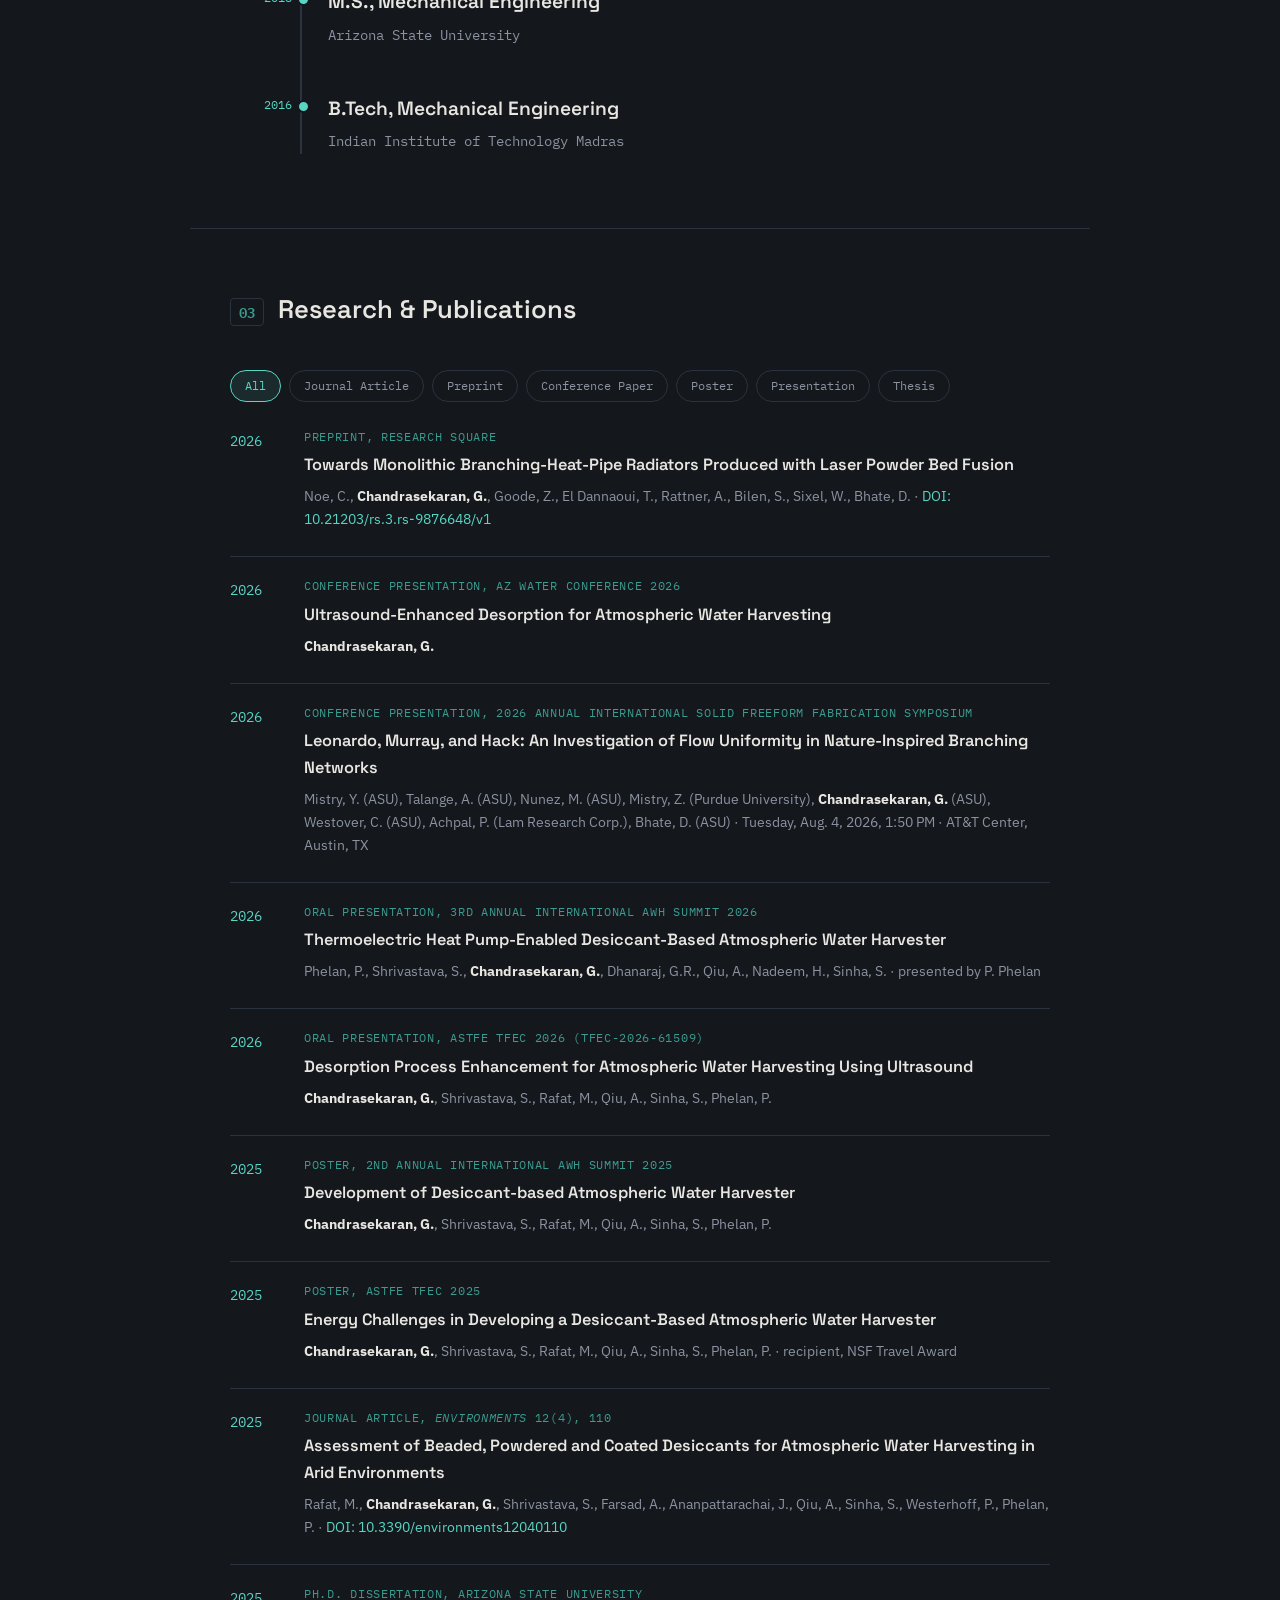
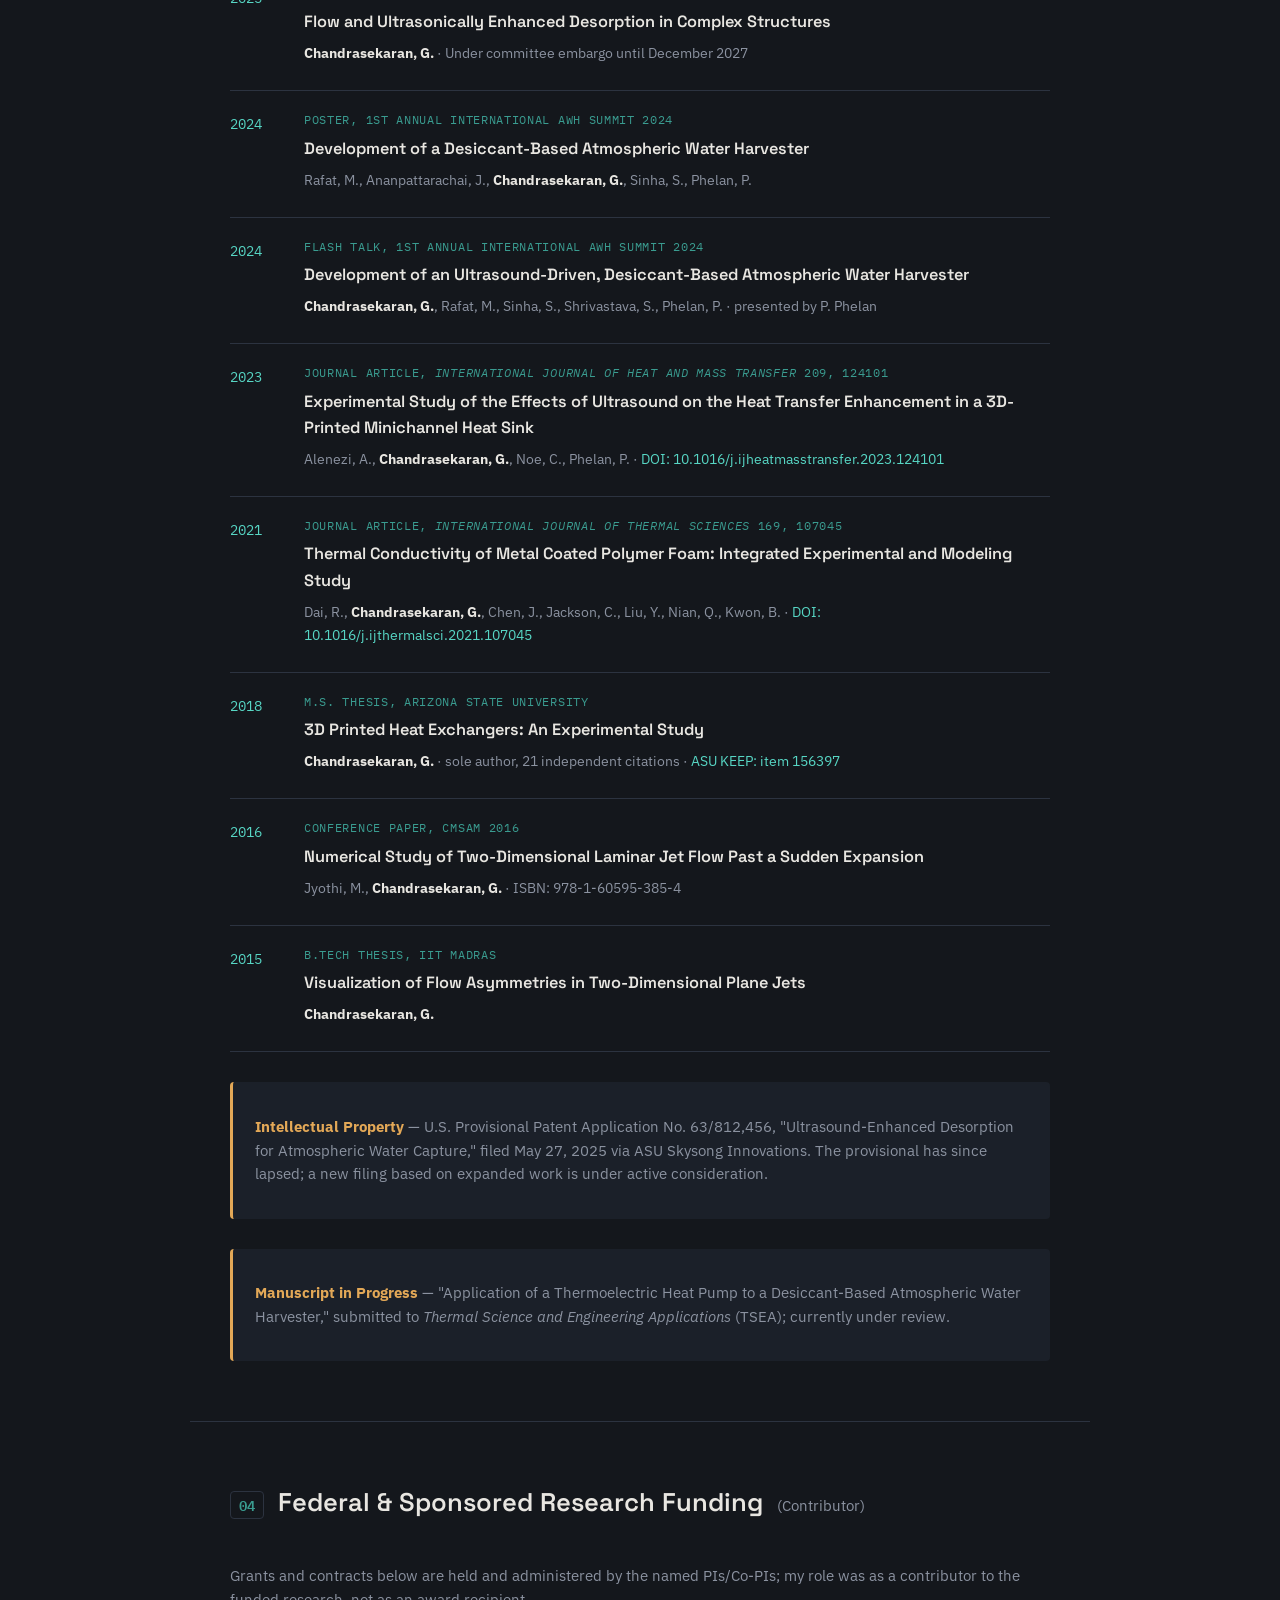
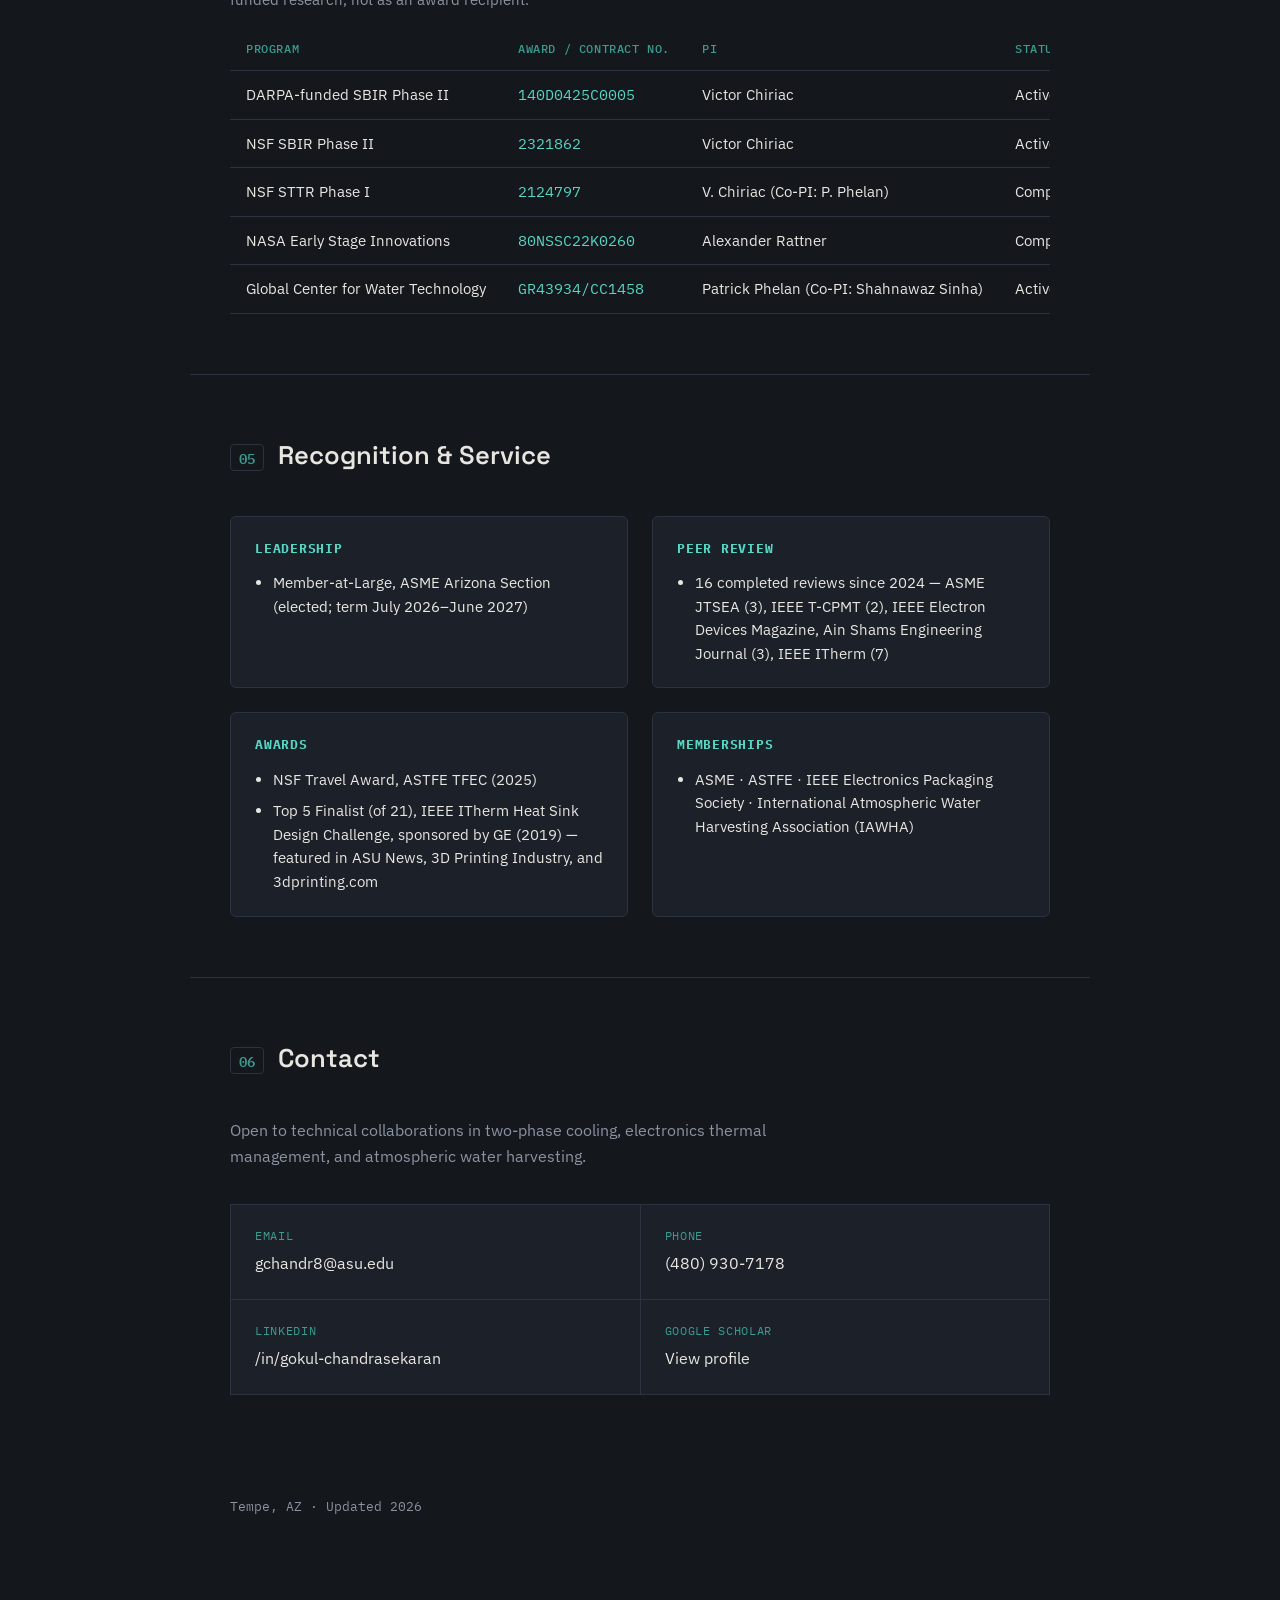
<file: awards.html>
<!DOCTYPE html>
<html lang="en">
<head>
<meta charset="UTF-8">
<meta http-equiv="refresh" content="0; url=index.html">
<link rel="canonical" href="index.html">
<title>Gokul Chandrasekaran, Ph.D.</title>
</head>
<body>
<p>This page has moved. <a href="index.html">Continue to the homepage</a>.</p>
</body>
</html>
</file>
<file: styles.css>
/* ===== Design tokens =====
   Background   : #14171C  (deep graphite-ink)
   Surface      : #1B2029
   Text primary : #E8E6E1  (warm off-white)
   Text muted   : #8B92A0  (cool gray-blue)
   Accent (cool): #57D6C4  (calibration teal — measurement / cooling)
   Accent (warm): #E3A857  (amber — used once, sparingly, for heat contrast)
   Display face : 'Space Grotesk'
   Body face    : 'IBM Plex Sans'
   Mono/data    : 'IBM Plex Mono'
*/

:root {
  --bg: #14171C;
  --surface: #1B2029;
  --surface-2: #21272F;
  --line: #2C3340;
  --text: #E8E6E1;
  --muted: #8B92A0;
  --accent: #57D6C4;
  --accent-dim: #3A9C90;
  --warm: #E3A857;
  --display: 'Space Grotesk', sans-serif;
  --body: 'IBM Plex Sans', sans-serif;
  --mono: 'IBM Plex Mono', monospace;
}

* { box-sizing: border-box; }

html { scroll-behavior: smooth; }

@media (prefers-reduced-motion: reduce) {
  html { scroll-behavior: auto; }
  * { animation-duration: 0.001ms !important; transition-duration: 0.001ms !important; }
}

body {
  margin: 0;
  background: var(--bg);
  color: var(--text);
  font-family: var(--body);
  font-size: 16px;
  line-height: 1.6;
  -webkit-font-smoothing: antialiased;
}

a { color: var(--accent); text-decoration: none; }
a:hover { color: var(--warm); }
a:focus-visible, button:focus-visible {
  outline: 2px solid var(--accent);
  outline-offset: 3px;
}

/* subtle grid-paper texture behind everything */
.rail-bg {
  position: fixed;
  inset: 0;
  z-index: -1;
  background-image:
    linear-gradient(var(--line) 1px, transparent 1px),
    linear-gradient(90deg, var(--line) 1px, transparent 1px);
  background-size: 64px 64px;
  opacity: 0.12;
}

/* ===== Top bar ===== */
.topbar {
  position: sticky;
  top: 0;
  z-index: 50;
  display: flex;
  align-items: center;
  justify-content: space-between;
  padding: 18px 40px;
  background: rgba(20, 23, 28, 0.85);
  backdrop-filter: blur(10px);
  border-bottom: 1px solid var(--line);
}
.brand {
  font-family: var(--mono);
  font-weight: 600;
  font-size: 1.1rem;
  color: var(--accent);
  letter-spacing: 0.05em;
  border: 1.5px solid var(--accent);
  padding: 4px 9px;
  border-radius: 4px;
}
.brand:hover { color: var(--accent); background: rgba(87,214,196,0.1); }
.topnav { display: flex; gap: 28px; }
.topnav a {
  color: var(--muted);
  font-size: 0.92rem;
  font-family: var(--mono);
  letter-spacing: 0.02em;
}
.topnav a:hover { color: var(--text); }
.topbar-cta {
  font-family: var(--mono);
  font-size: 0.85rem;
  border: 1px solid var(--line);
  padding: 7px 14px;
  border-radius: 4px;
  color: var(--text);
}
.topbar-cta:hover { border-color: var(--accent); color: var(--accent); }

@media (max-width: 720px) {
  .topnav { display: none; }
  .topbar { padding: 14px 20px; }
}

/* ===== Hero ===== */
.hero {
  position: relative;
  max-width: 900px;
  margin: 0 auto;
  padding: 110px 40px 70px;
  text-align: left;
}
.eyebrow {
  font-family: var(--mono);
  color: var(--accent);
  font-size: 0.85rem;
  letter-spacing: 0.04em;
  margin: 0 0 18px;
}
.hero h1 {
  font-family: var(--display);
  font-size: clamp(2.4rem, 6vw, 3.6rem);
  font-weight: 600;
  margin: 0 0 22px;
  line-height: 1.05;
  max-width: 11ch;
}
.hero h1 span { color: var(--accent); }
.hero-lede {
  max-width: 62ch;
  color: var(--text);
  font-size: 1.1rem;
  margin: 0 0 40px;
}
.stat-strip {
  display: flex;
  flex-wrap: wrap;
  gap: 0;
  border-top: 1px solid var(--line);
  border-bottom: 1px solid var(--line);
  margin-bottom: 30px;
}
.stat {
  display: flex;
  flex-direction: column;
  padding: 16px 26px 16px 0;
  margin-right: 26px;
  border-right: 1px solid var(--line);
}
.stat:last-child { border-right: none; }
.stat-num {
  font-family: var(--mono);
  font-size: 1.5rem;
  color: var(--accent);
  font-weight: 600;
}
.stat-label {
  font-size: 0.78rem;
  color: var(--muted);
  margin-top: 2px;
}
.hero-links {
  font-family: var(--mono);
  font-size: 0.92rem;
  color: var(--muted);
}
.hero-links .dot { margin: 0 10px; color: var(--line); }

@media (max-width: 720px) {
  .hero { padding: 90px 20px 50px; }
  .stat { padding-right: 16px; margin-right: 16px; }
}

/* ===== Summary ===== */
.summary {
  max-width: 900px;
  margin: 0 auto;
  padding: 0 40px 70px;
}
.summary p {
  font-size: 1.05rem;
  color: var(--text);
  border-left: 3px solid var(--accent);
  padding-left: 24px;
  max-width: 72ch;
}
.summary strong { color: var(--accent); }

@media (max-width: 720px) { .summary { padding: 0 20px 50px; } }

/* ===== Section shared ===== */
.section {
  max-width: 900px;
  margin: 0 auto;
  padding: 60px 40px;
  border-top: 1px solid var(--line);
}
.section h2 {
  font-family: var(--display);
  font-size: 1.6rem;
  font-weight: 600;
  display: flex;
  align-items: baseline;
  gap: 14px;
  margin: 0 0 40px;
}
.sec-eyebrow {
  font-family: var(--mono);
  font-size: 0.85rem;
  color: var(--accent-dim);
  border: 1px solid var(--line);
  border-radius: 4px;
  padding: 2px 8px;
}
.sec-note {
  font-family: var(--body);
  font-size: 0.95rem;
  font-weight: 400;
  color: var(--muted);
}

@media (max-width: 720px) { .section { padding: 50px 20px; } }

/* ===== Experience timeline ===== */
.timeline {
  position: relative;
  padding-left: 26px;
  border-left: 2px solid var(--line);
}
.entry { position: relative; margin-bottom: 46px; }
.entry:last-child { margin-bottom: 0; }
.entry-mark {
  position: absolute;
  left: -37px;
  top: 2px;
  width: 20px;
  text-align: right;
}
.entry-mark span {
  font-family: var(--mono);
  font-size: 0.72rem;
  color: var(--accent);
  background: var(--bg);
  display: none;
}
.entry::before {
  content: '';
  position: absolute;
  left: -31px;
  top: 6px;
  width: 9px;
  height: 9px;
  border-radius: 50%;
  background: var(--accent);
  border: 2px solid var(--bg);
}
.entry-head { margin-bottom: 14px; }
.entry-head h3 {
  font-family: var(--display);
  font-size: 1.2rem;
  font-weight: 600;
  margin: 0 0 4px;
}
.entry-org {
  font-family: var(--mono);
  font-size: 0.85rem;
  color: var(--muted);
}
.spec { margin: 0; display: grid; gap: 12px; }
.spec > div { display: grid; grid-template-columns: 100px 1fr; gap: 16px; }
.spec dt {
  font-family: var(--mono);
  font-size: 0.72rem;
  color: var(--accent-dim);
  text-transform: uppercase;
  letter-spacing: 0.06em;
  padding-top: 2px;
}
.spec dd { margin: 0; color: var(--text); font-size: 0.96rem; }

@media (max-width: 640px) {
  .timeline { padding-left: 20px; }
  .entry::before { left: -25px; }
  .spec > div { grid-template-columns: 1fr; gap: 4px; }
}

/* show the year mark on wide screens as a left rail label */
@media (min-width: 1080px) {
  .timeline { margin-left: 70px; }
  .entry-mark span { display: block; }
  .entry-mark { left: -110px; width: 74px; }
}

/* ===== Publications ===== */
.pub-filter { display: flex; flex-wrap: wrap; gap: 8px; margin: 0 0 26px; }
.pub-filter-btn {
  appearance: none;
  -webkit-appearance: none;
  -moz-appearance: none;
  font: inherit;
  font-family: var(--mono);
  font-size: 0.78rem;
  color: var(--muted);
  background: transparent;
  border: 1px solid var(--line);
  border-radius: 999px;
  padding: 5px 14px;
  cursor: pointer;
  transition: border-color 0.15s, color 0.15s, background 0.15s;
}
.pub-filter-btn:hover { border-color: var(--accent-dim); color: var(--text); }
.pub-filter-btn.is-active {
  border-color: var(--accent);
  color: var(--accent);
  background: rgba(87, 214, 196, 0.1);
}
.pub-empty { color: var(--muted); font-size: 0.92rem; padding: 20px 0; }
.pub-type {
  font-family: var(--mono);
  font-size: 0.72rem;
  color: var(--accent-dim);
  text-transform: uppercase;
  letter-spacing: 0.06em;
  margin: 0 0 6px;
}
.pub-list { list-style: none; margin: 0; padding: 0; }
.pub-list li {
  padding: 20px 0;
  border-bottom: 1px solid var(--line);
}
.pub-list li:first-child { padding-top: 0; }
.pub-main { display: grid; grid-template-columns: 56px 1fr; gap: 18px; }
.pub-year {
  font-family: var(--mono);
  color: var(--accent);
  font-size: 0.9rem;
  padding-top: 1px;
}
.pub-title {
  font-family: var(--display);
  font-weight: 600;
  font-size: 1.02rem;
  margin: 0 0 6px;
}
.pub-meta { margin: 0 0 6px; color: var(--muted); font-size: 0.9rem; }
.pub-meta strong { color: var(--text); }
.ip-note {
  margin-top: 30px;
  padding: 18px 22px;
  background: var(--surface);
  border-left: 3px solid var(--warm);
  border-radius: 4px;
  font-size: 0.92rem;
  color: var(--muted);
}
.ip-note strong { color: var(--warm); }

@media (max-width: 640px) {
  .pub-main { grid-template-columns: 1fr; gap: 4px; }
}

/* ===== Funding table ===== */
.table-wrap { overflow-x: auto; }
.funding-table {
  width: 100%;
  border-collapse: collapse;
  font-size: 0.92rem;
}
.funding-table th, .funding-table td {
  text-align: left;
  padding: 12px 16px;
  border-bottom: 1px solid var(--line);
  white-space: nowrap;
}
.funding-table th {
  font-family: var(--mono);
  font-size: 0.75rem;
  letter-spacing: 0.05em;
  color: var(--accent-dim);
  text-transform: uppercase;
  font-weight: 500;
}
.funding-table td:nth-child(2) { font-family: var(--mono); color: var(--accent); }
.funding-table tr:hover td { background: var(--surface); }

/* ===== Recognition grid ===== */
.rec-grid {
  display: grid;
  grid-template-columns: repeat(2, 1fr);
  gap: 24px;
}
.rec-card {
  background: var(--surface);
  border: 1px solid var(--line);
  border-radius: 6px;
  padding: 22px 24px;
}
.rec-card h3 {
  font-family: var(--mono);
  font-size: 0.8rem;
  text-transform: uppercase;
  letter-spacing: 0.06em;
  color: var(--accent);
  margin: 0 0 12px;
}
.rec-card ul { margin: 0; padding-left: 18px; }
.rec-card li { margin-bottom: 8px; font-size: 0.92rem; }
.rec-card li:last-child { margin-bottom: 0; }

@media (max-width: 640px) { .rec-grid { grid-template-columns: 1fr; } }

/* ===== Contact ===== */
.contact-lede { max-width: 60ch; color: var(--muted); margin-bottom: 34px; }
.contact-grid {
  display: grid;
  grid-template-columns: repeat(2, 1fr);
  gap: 1px;
  background: var(--line);
  border: 1px solid var(--line);
}
.contact-item {
  display: flex;
  flex-direction: column;
  gap: 6px;
  background: var(--surface);
  padding: 22px 24px;
  color: var(--text);
}
.contact-item:hover { background: var(--surface-2); }
.contact-label {
  font-family: var(--mono);
  font-size: 0.72rem;
  color: var(--accent-dim);
  text-transform: uppercase;
  letter-spacing: 0.06em;
}
.contact-value { font-size: 1rem; }

@media (max-width: 640px) { .contact-grid { grid-template-columns: 1fr; } }

/* ===== Footer ===== */
.site-footer {
  max-width: 900px;
  margin: 0 auto;
  padding: 30px 40px 70px;
  color: var(--muted);
  font-family: var(--mono);
  font-size: 0.8rem;
}
</file>
